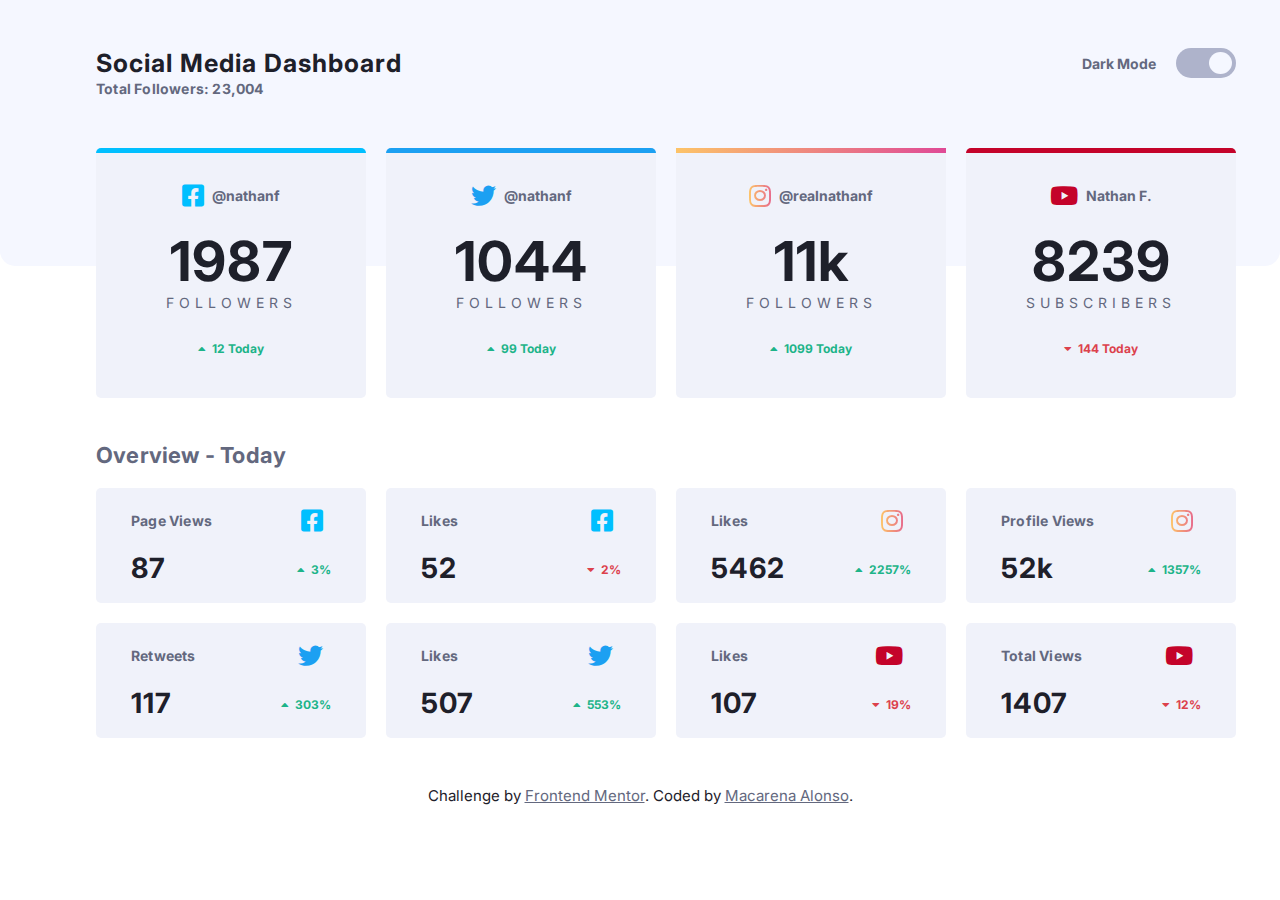
<file: index.html>
<!DOCTYPE html>
<html lang="en">
<head>
  <meta charset="UTF-8">
  <meta name="viewport" content="width=device-width,initial-scale=1">
  <link rel="stylesheet" type="text/css" href="styles.css">
  <link href="https://fonts.googleapis.com/css2?family=Inter:wght@400;700&display=swap" rel="stylesheet">
  <link rel="stylesheet" href="https://use.fontawesome.com/releases/v5.6.3/css/all.css">
  <!--<link rel="icon" type="image/png" sizes="32x32" href="./images/favicon-32x32.png">-->
  
  <title>Frontend Mentor | [Social media dashboard with theme switcher]</title>
</head>

<body>
    <main class="container">

        <h1 >Social Media Dashboard</h1>
        <p class="sub-header">Total Followers: 23,004</p>
        <div class="theme-switch-wrapper">
            <p>Dark Mode</p>
            <label class="theme-switch" for="checkbox">
                <input type="checkbox" id="checkbox" />
                <div class="slider round"></div>
          </label>
        </div>

    <div class="cards">
       <article class="facebook">
            <div class="profile">
                <i class="fab fa-facebook-square"></i>
                <span>@nathanf</span>
            </div>
            <p class="number">1987</p>
            <p class="follower">Followers</p>
            <div class="today">
                <i class="fas fa-caret-up"></i>
                <span> 12 Today</span>
            </div>
       </article>


        <article class="twitter">
            <div class="profile">
                <i class="fab fa-twitter"></i>
                <span>@nathanf</span>
            </div>
            <p class="number">1044</p>
            <p class="follower">Followers</p>
            <div class="today">
                <i class="fas fa-caret-up"></i>
                <span> 99 Today</span>
            </div>
        </article>
        
        <article class="instagram">
            <div class="profile">
                <i class="fab fa-instagram"></i>
                <span>@realnathanf</span>
            </div>
            <p class="number">11k</p>
            <p class="follower">Followers</p>
            <div class="today">
                <i class="fas fa-caret-up"></i>
                <span> 1099 Today</span>
            </div>
        </article>

        <article class="youtube">
            <div class="profile">
                <i class="fab fa-youtube"></i>
                <span>Nathan F.</span>
            </div>
            <p class="number">8239</p>
            <p class="follower">Subscribers</p>
            <div class="today">
                <i class="fas fa-caret-down"></i>
                <span> 144 Today</span>
            </div>
        </article>
    </div>
 
    <h2>Overview - Today</h2>

    <aside class="cardsOverview">
        <article class="smallCard-fa">
            <div class="cardTop">
            <p class="cardHeading">Page Views</p>
            <i class="fab fa-facebook-square"></i>
            </div>
            <div class="cardBottom">
            <p class="cardNumber">87</p>
            <div class="upDown">
                <i class="fas fa-caret-up"></i>
                <span> 3%</span>
            </div>
            </div>
        </article>

        <article class="smallCard-fa2">
            <div class="cardTop">
            <p class="cardHeading">Likes</p>
            <i class="fab fa-facebook-square"></i>
            </div>
            <div class="cardBottom">
            <p class="cardNumber">52</p>
            <div class="upDown">
                <i class="fas fa-caret-down"></i>
                <span> 2%</span>
            </div>
            </div>
        </article>

        <article class="smallCard-inst">
            <div class="cardTop">
            <p class="cardHeading">Likes</p>
            <i class="fab fa-instagram"></i>
            </div>
            <div class="cardBottom">
            <p class="cardNumber">5462</p>
            <div class="upDown">
                <i class="fas fa-caret-up"></i>
                <span> 2257%</span>
            </div>
            </div>
        </article>

        <article class="smallCard-inst2">
            <div class="cardTop">
            <p class="cardHeading">Profile Views</p>
            <i class="fab fa-instagram"></i>
            </div>
            <div class="cardBottom">
            <p class="cardNumber">52k</p>
            <div class="upDown">
                <i class="fas fa-caret-up"></i>
                <span> 1357%</span>
            </div>
            </div>
        </article>

        <article class="smallCard-tw">
            <div class="cardTop">
            <p class="cardHeading">Retweets</p>
            <i class="fab fa-twitter"></i>
            </div>
            <div class="cardBottom">
            <p class="cardNumber">117</p>
            <div class="upDown">
                <i class="fas fa-caret-up"></i>
                <span> 303%</span>
            </div>
            </div>
        </article>

        <article class="smallCard-tw2">
            <div class="cardTop">
            <p class="cardHeading">Likes</p>
            <i class="fab fa-twitter"></i>
            </div>
            <div class="cardBottom">
            <p class="cardNumber">507</p>
            <div class="upDown">
                <i class="fas fa-caret-up"></i>
                <span> 553%</span>
            </div>
            </div>
        </article>

        <article class="smallCard-yt">
            <div class="cardTop">
            <p class="cardHeading">Likes</p>
            <i class="fab fa-youtube"></i>
            </div>
            <div class="cardBottom">
            <p class="cardNumber">107</p>
            <div class="upDown">
                <i class="fas fa-caret-down"></i>
                <span> 19%</span>
            </div>
            </div>
        </article>

        <article class="smallCard-yt2">
            <div class="cardTop">
            <p class="cardHeading">Total Views</p>
            <i class="fab fa-youtube"></i>
            </div>
            <div class="cardBottom">
            <p class="cardNumber">1407</p>
            <div class="upDown">
                <i class="fas fa-caret-down"></i>
                <span> 12%</span>
            </div>
            </div>
        </article>

</main>

<div class="attribution">
    Challenge by <a href="https://www.frontendmentor.io?ref=challenge" target="_blank"> Frontend Mentor</a>.
    Coded by  <a href="https://alonsomacarena.github.io/Social-media-dashboard-with-theme-switcher/"> Macarena Alonso</a>.
  </div>

<script>   
const toggleSwitch = document.querySelector('.theme-switch input[type="checkbox"]');

function switchTheme(e) {
    if (e.target.checked) {
        document.documentElement.setAttribute('data-theme', 'dark');
    }
    else {
        document.documentElement.setAttribute('data-theme', 'light');
    }    
}

toggleSwitch.addEventListener('change', switchTheme, false);

</script>  

</body>
</html>
</file>
<file: styles.css>
* {
  margin: 0;
  padding: 0; }

:root {
  --color-facebook: hsl(195, 100%, 50%);
  --color-twitter:hsl(203, 89%, 53%);
  --color-instagram: linear-gradient(to right, #FDC468, #DF4996);
  --color-youtube: hsl(348, 97%, 39%);
  --color-up:hsl(163, 72%, 41%);
  --color-down: hsl(356, 69%, 56%);
  --bg-card:hsl(227, 47%, 96%);
  --bg-body: hsl(0%, 0%, 100%);
  --bg-body-top: hsl(225, 100%, 98%);
  --bg-hover:hsl(180, 2%, 89%);
  --main-text:hsl(230, 17%, 14%);
  --subtext: hsl(228, 12%, 44%);
  --toggler:hsl(230, 22%, 74%);
  --mode-overview-text:hsl(228, 12%, 44%); }

[data-theme="dark"] {
  --color-facebook: hsl(195, 100%, 50%);
  --color-twitter:hsl(203, 89%, 53%);
  --color-instagram: linear-gradient(to right, #FDC468, #DF4996);
  --color-youtube: hsl(348, 97%, 39%);
  --color-up:hsl(163, 72%, 41%);
  --color-down: hsl(356, 69%, 56%);
  --subtext: hsl(228, 34%, 66%);
  --bg-card:hsl(228, 28%, 20%);
  --bg-body: hsl(230, 17%, 14%);
  --bg-body-top: hsl(232, 19%, 15%);
  --bg-hover:hsl(228, 27%, 33%);
  --main-text: white;
  --toggler: linear-gradient(to right, rgb(55, 142, 230), rgb(62, 218, 129));
  --mode-overview-text:white; }

body {
  background-color: var(--bg-body);
  position: relative;
  font-family: 'Inter', sans-serif;
  margin: 0; }

body:before {
  margin: 0;
  content: "";
  position: absolute;
  top: 0;
  bottom: 67%;
  left: 0;
  right: 0;
  background: var(--bg-body-top);
  border-bottom-left-radius: 15px;
  border-bottom-right-radius: 15px;
  z-index: -1; }

.container {
  box-sizing: border-box;
  display: grid;
  grid-template-columns: repeat(4, 270px);
  grid-template-rows: 80px 250px 50px 250px;
  grid-gap: 20px;
  padding: 3em 6em;
  max-width: 1200px; }
  .container h1 {
    color: var(--main-text);
    font-size: 25px;
    font-weight: 700;
    letter-spacing: 1px;
    grid-column: 1 / span 3;
    grid-row: 1;
    justify-self: start;
    align-self: flex-start; }
  .container .sub-header {
    color: var(--subtext);
    font-size: 14px;
    font-weight: 700;
    grid-column: 1;
    grid-row: 1;
    justify-self: start;
    align-self: center;
    letter-spacing: 0.2px; }
  .container .theme-switch-wrapper {
    grid-column: 4;
    grid-row: 1;
    justify-self: end;
    align-self: baseline;
    color: var(--mode-overview-text);
    display: flex;
    flex-flow: row;
    justify-content: center; }
    .container .theme-switch-wrapper p {
      padding-right: 10px;
      font-weight: 700;
      font-size: 14px;
      align-self: center; }
  .container .theme-switch {
    padding-bottom: 10px;
    margin-left: 10px;
    background-image: var(--toggler);
    border-radius: 62em;
    border: none;
    outline: none;
    display: inline-block;
    height: 20px;
    position: relative;
    width: 60px; }
  .container .theme-switch input {
    display: none; }
  .container .slider {
    background-color: var(--toggler);
    bottom: 0;
    cursor: pointer;
    left: 0;
    position: absolute;
    right: 0;
    top: 0;
    transition: .4s; }
  .container .slider:before {
    background-color: var(--bg-body-top);
    bottom: 4px;
    content: "";
    height: 22px;
    right: 4px;
    position: absolute;
    transition: .4s;
    width: 23px; }
  .container input:checked + .slider {
    background-color: var(--toggler); }
  .container input:checked + .slider:before {
    transform: translateX(-26px); }
  .container .slider.round {
    border-radius: 34px; }
  .container .slider.round:before {
    border-radius: 50%; }
  .container .cards {
    grid-column: 1 / span 4;
    grid-row: 2;
    justify-self: start;
    align-self: flex-start;
    display: grid;
    grid-template-columns: repeat(4, 270px);
    grid-row: 250px;
    grid-gap: 20px; }
    .container .cards .facebook {
      grid-column: 1;
      box-sizing: border-box;
      height: 250px;
      border-radius: 5px;
      padding: 30px 50px;
      background-color: var(--bg-card);
      width: 270px;
      border-top: 5px solid var(--color-facebook); }
      .container .cards .facebook .profile {
        display: flex;
        flex-flow: row nowrap;
        justify-content: center;
        align-items: center; }
        .container .cards .facebook .profile i {
          color: var(--color-facebook);
          font-size: 25px;
          padding-right: 8px; }
        .container .cards .facebook .profile span {
          color: var(--subtext);
          font-size: 14px;
          font-weight: 700; }
      .container .cards .facebook .number {
        font-size: 55px;
        font-weight: 700;
        letter-spacing: 1px;
        text-align: center;
        padding-top: 20px;
        color: var(--main-text); }
      .container .cards .facebook .follower {
        color: var(--subtext);
        font-size: 14px;
        text-transform: uppercase;
        font-weight: 400;
        letter-spacing: 5px;
        text-align: center; }
      .container .cards .facebook .today {
        display: flex;
        flex-flow: row nowrap;
        justify-content: center;
        align-items: center;
        padding-top: 30px; }
        .container .cards .facebook .today i {
          color: var(--color-up);
          font-size: 12px;
          padding-right: 6px; }
        .container .cards .facebook .today span {
          color: var(--color-up);
          font-size: 12px;
          font-weight: 700; }
    .container .cards .twitter {
      grid-column: 2;
      box-sizing: border-box;
      height: 250px;
      border-radius: 5px;
      padding: 30px 50px;
      background-color: var(--bg-card);
      border-top: 5px solid var(--color-twitter); }
      .container .cards .twitter .profile {
        display: flex;
        flex-flow: row nowrap;
        justify-content: center;
        align-items: center; }
        .container .cards .twitter .profile i {
          color: var(--color-twitter);
          font-size: 25px;
          padding-right: 8px; }
        .container .cards .twitter .profile span {
          color: var(--subtext);
          font-size: 14px;
          font-weight: 700; }
      .container .cards .twitter .number {
        font-size: 55px;
        font-weight: 700;
        letter-spacing: 1px;
        text-align: center;
        padding-top: 20px;
        color: var(--main-text);
        color: var(--main-text); }
      .container .cards .twitter .follower {
        color: var(--subtext);
        font-size: 14px;
        text-transform: uppercase;
        font-weight: 400;
        letter-spacing: 5px;
        text-align: center; }
      .container .cards .twitter .today {
        display: flex;
        flex-flow: row nowrap;
        justify-content: center;
        align-items: center;
        padding-top: 30px; }
        .container .cards .twitter .today i {
          color: var(--color-up);
          font-size: 12px;
          padding-right: 6px; }
        .container .cards .twitter .today span {
          color: var(--color-up);
          font-size: 12px;
          font-weight: 700; }
    .container .cards .instagram {
      grid-column: 3;
      box-sizing: border-box;
      height: 250px;
      border-radius: 5px;
      padding: 30px 50px;
      background-color: var(--bg-card);
      border-top: 5px solid;
      border-image: var(--color-instagram);
      border-image-slice: 1; }
      .container .cards .instagram .profile {
        display: flex;
        flex-flow: row nowrap;
        justify-content: center;
        align-items: center; }
        .container .cards .instagram .profile i {
          color: #DF4996;
          background: var(--color-instagram);
          -webkit-background-clip: text;
          -moz-background-clip: text;
          -webkit-text-fill-color: transparent;
          -moz-text-fill-color: transparent;
          font-size: 25px;
          padding-right: 8px; }
        .container .cards .instagram .profile span {
          color: var(--subtext);
          font-size: 14px;
          font-weight: 700; }
      .container .cards .instagram .number {
        font-size: 55px;
        font-weight: 700;
        letter-spacing: 1px;
        text-align: center;
        padding-top: 20px;
        color: var(--main-text);
        color: var(--main-text); }
      .container .cards .instagram .follower {
        color: var(--subtext);
        font-size: 14px;
        text-transform: uppercase;
        font-weight: 400;
        letter-spacing: 5px;
        text-align: center; }
      .container .cards .instagram .today {
        display: flex;
        flex-flow: row nowrap;
        justify-content: center;
        align-items: center;
        padding-top: 30px; }
        .container .cards .instagram .today i {
          color: var(--color-up);
          font-size: 12px;
          padding-right: 6px; }
        .container .cards .instagram .today span {
          color: var(--color-up);
          font-size: 12px;
          font-weight: 700; }
    .container .cards .youtube {
      grid-column: 4;
      box-sizing: border-box;
      height: 250px;
      border-radius: 5px;
      padding: 30px 50px;
      background-color: var(--bg-card);
      border-top: 5px solid var(--color-youtube); }
      .container .cards .youtube .profile {
        display: flex;
        flex-flow: row nowrap;
        justify-content: center;
        align-items: center; }
        .container .cards .youtube .profile i {
          color: var(--color-youtube);
          font-size: 25px;
          padding-right: 8px; }
        .container .cards .youtube .profile span {
          color: var(--subtext);
          font-size: 14px;
          font-weight: 700; }
      .container .cards .youtube .number {
        font-size: 55px;
        font-weight: 700;
        letter-spacing: 1px;
        text-align: center;
        padding-top: 20px;
        color: var(--main-text);
        color: var(--main-text); }
      .container .cards .youtube .follower {
        color: var(--subtext);
        font-size: 14px;
        text-transform: uppercase;
        font-weight: 400;
        letter-spacing: 5px;
        text-align: center; }
      .container .cards .youtube .today {
        display: flex;
        flex-flow: row nowrap;
        justify-content: center;
        align-items: center;
        padding-top: 30px; }
        .container .cards .youtube .today i {
          color: var(--color-down);
          font-size: 12px;
          padding-right: 6px; }
        .container .cards .youtube .today span {
          color: var(--color-down);
          font-size: 12px;
          font-weight: 700; }
  .container h2 {
    color: var(--mode-overview-text);
    font-size: 22px;
    font-weight: 700;
    grid-column: 1;
    grid-row: 3;
    justify-self: start;
    align-self: flex-end;
    padding-top: 15px;
    letter-spacing: 0.2px; }
  .container .cardsOverview {
    grid-column: 1 / span 4;
    grid-row: 4;
    justify-self: start;
    align-self: flex-start;
    display: grid;
    grid-template-columns: repeat(4, 270px);
    grid-template-rows: repeat(2, 115px);
    grid-gap: 20px; }
    .container .cardsOverview .smallCard-fa {
      grid-column: 1;
      grid-row: 1;
      width: 270px;
      box-sizing: border-box;
      background-color: var(--bg-card);
      height: 115px;
      border-radius: 5px;
      padding: 20px 35px; }
      .container .cardsOverview .smallCard-fa .cardTop {
        display: flex;
        flex-flow: row nowrap;
        justify-content: space-between;
        align-items: center; }
        .container .cardsOverview .smallCard-fa .cardTop .cardHeading {
          color: var(--subtext);
          font-size: 14px;
          font-weight: 700;
          justify-self: start;
          align-self: center;
          letter-spacing: 0.2px;
          grid-column: 1;
          grid-row: 1; }
        .container .cardsOverview .smallCard-fa .cardTop i {
          color: var(--color-facebook);
          font-size: 25px;
          padding-right: 8px; }
      .container .cardsOverview .smallCard-fa .cardBottom {
        display: flex;
        flex-flow: row nowrap;
        justify-content: space-between;
        align-items: center;
        padding-top: 18px; }
        .container .cardsOverview .smallCard-fa .cardBottom .cardNumber {
          color: var(--main-text);
          font-size: 28px;
          font-weight: 700;
          letter-spacing: 1px;
          text-align: left; }
        .container .cardsOverview .smallCard-fa .cardBottom .upDown {
          display: flex;
          flex-flow: row nowrap;
          justify-content: center;
          align-items: center;
          padding-top: 3px; }
          .container .cardsOverview .smallCard-fa .cardBottom .upDown i {
            color: var(--color-up);
            font-size: 12px;
            padding-right: 6px; }
          .container .cardsOverview .smallCard-fa .cardBottom .upDown span {
            color: var(--color-up);
            font-size: 12px;
            font-weight: 700; }
    .container .cardsOverview .smallCard-fa2 {
      grid-column: 2;
      grid-row: 1;
      box-sizing: border-box;
      background-color: var(--bg-card);
      height: 115px;
      border-radius: 5px;
      padding: 20px 35px; }
      .container .cardsOverview .smallCard-fa2 .cardTop {
        display: flex;
        flex-flow: row nowrap;
        justify-content: space-between;
        align-items: center; }
        .container .cardsOverview .smallCard-fa2 .cardTop .cardHeading {
          color: var(--subtext);
          font-size: 14px;
          font-weight: 700;
          justify-self: start;
          align-self: center;
          letter-spacing: 0.2px; }
        .container .cardsOverview .smallCard-fa2 .cardTop i {
          color: var(--color-facebook);
          font-size: 25px;
          padding-right: 8px; }
      .container .cardsOverview .smallCard-fa2 .cardBottom {
        display: flex;
        flex-flow: row nowrap;
        justify-content: space-between;
        align-items: center;
        padding-top: 18px; }
        .container .cardsOverview .smallCard-fa2 .cardBottom .cardNumber {
          color: var(--main-text);
          font-size: 28px;
          font-weight: 700;
          letter-spacing: 1px;
          text-align: left; }
        .container .cardsOverview .smallCard-fa2 .cardBottom .upDown {
          display: flex;
          flex-flow: row nowrap;
          justify-content: center;
          align-items: center;
          padding-top: 3px; }
          .container .cardsOverview .smallCard-fa2 .cardBottom .upDown i {
            color: var(--color-down);
            font-size: 12px;
            padding-right: 6px; }
          .container .cardsOverview .smallCard-fa2 .cardBottom .upDown span {
            color: var(--color-down);
            font-size: 12px;
            font-weight: 700; }
    .container .cardsOverview .smallCard-inst {
      grid-column: 3;
      grid-row: 1;
      box-sizing: border-box;
      background-color: var(--bg-card);
      height: 115px;
      border-radius: 5px;
      padding: 20px 35px; }
      .container .cardsOverview .smallCard-inst .cardTop {
        display: flex;
        flex-flow: row nowrap;
        justify-content: space-between;
        align-items: center; }
        .container .cardsOverview .smallCard-inst .cardTop .cardHeading {
          color: var(--subtext);
          font-size: 14px;
          font-weight: 700;
          justify-self: start;
          align-self: center;
          letter-spacing: 0.2px; }
        .container .cardsOverview .smallCard-inst .cardTop i {
          font-size: 25px;
          padding-right: 8px;
          color: #DF4996;
          background: var(--color-instagram);
          -webkit-background-clip: text;
          -moz-background-clip: text;
          -webkit-text-fill-color: transparent;
          -moz-text-fill-color: transparent; }
      .container .cardsOverview .smallCard-inst .cardBottom {
        display: flex;
        flex-flow: row nowrap;
        justify-content: space-between;
        align-items: center;
        padding-top: 18px; }
        .container .cardsOverview .smallCard-inst .cardBottom .cardNumber {
          color: var(--main-text);
          font-size: 28px;
          font-weight: 700;
          letter-spacing: 1px;
          text-align: left; }
        .container .cardsOverview .smallCard-inst .cardBottom .upDown {
          display: flex;
          flex-flow: row nowrap;
          justify-content: center;
          align-items: center;
          padding-top: 3px; }
          .container .cardsOverview .smallCard-inst .cardBottom .upDown i {
            color: var(--color-up);
            font-size: 12px;
            padding-right: 6px; }
          .container .cardsOverview .smallCard-inst .cardBottom .upDown span {
            color: var(--color-up);
            font-size: 12px;
            font-weight: 700; }
    .container .cardsOverview .smallCard-inst2 {
      grid-column: 4;
      grid-row: 1;
      box-sizing: border-box;
      background-color: var(--bg-card);
      height: 115px;
      border-radius: 5px;
      padding: 20px 35px; }
      .container .cardsOverview .smallCard-inst2 .cardTop {
        display: flex;
        flex-flow: row nowrap;
        justify-content: space-between;
        align-items: center; }
        .container .cardsOverview .smallCard-inst2 .cardTop .cardHeading {
          color: var(--subtext);
          font-size: 14px;
          font-weight: 700;
          justify-self: start;
          align-self: center;
          letter-spacing: 0.2px; }
        .container .cardsOverview .smallCard-inst2 .cardTop i {
          font-size: 25px;
          padding-right: 8px;
          color: #DF4996;
          background: var(--color-instagram);
          -webkit-background-clip: text;
          -moz-background-clip: text;
          -webkit-text-fill-color: transparent;
          -moz-text-fill-color: transparent; }
      .container .cardsOverview .smallCard-inst2 .cardBottom {
        display: flex;
        flex-flow: row nowrap;
        justify-content: space-between;
        align-items: center;
        padding-top: 18px; }
        .container .cardsOverview .smallCard-inst2 .cardBottom .cardNumber {
          color: var(--main-text);
          font-size: 28px;
          font-weight: 700;
          letter-spacing: 1px;
          text-align: left; }
        .container .cardsOverview .smallCard-inst2 .cardBottom .upDown {
          display: flex;
          flex-flow: row nowrap;
          justify-content: center;
          align-items: center;
          padding-top: 3px; }
          .container .cardsOverview .smallCard-inst2 .cardBottom .upDown i {
            color: var(--color-up);
            font-size: 12px;
            padding-right: 6px; }
          .container .cardsOverview .smallCard-inst2 .cardBottom .upDown span {
            color: var(--color-up);
            font-size: 12px;
            font-weight: 700; }
    .container .cardsOverview .smallCard-tw {
      grid-column: 1;
      grid-row: 2;
      box-sizing: border-box;
      background-color: var(--bg-card);
      height: 115px;
      border-radius: 5px;
      padding: 20px 35px; }
      .container .cardsOverview .smallCard-tw .cardTop {
        display: flex;
        flex-flow: row nowrap;
        justify-content: space-between;
        align-items: center; }
        .container .cardsOverview .smallCard-tw .cardTop .cardHeading {
          color: var(--subtext);
          font-size: 14px;
          font-weight: 700;
          justify-self: start;
          align-self: center;
          letter-spacing: 0.2px; }
        .container .cardsOverview .smallCard-tw .cardTop i {
          color: var(--color-twitter);
          font-size: 25px;
          padding-right: 8px; }
      .container .cardsOverview .smallCard-tw .cardBottom {
        display: flex;
        flex-flow: row nowrap;
        justify-content: space-between;
        align-items: center;
        padding-top: 18px; }
        .container .cardsOverview .smallCard-tw .cardBottom .cardNumber {
          color: var(--main-text);
          font-size: 28px;
          font-weight: 700;
          letter-spacing: 1px;
          text-align: left; }
        .container .cardsOverview .smallCard-tw .cardBottom .upDown {
          display: flex;
          flex-flow: row nowrap;
          justify-content: center;
          align-items: center;
          padding-top: 3px; }
          .container .cardsOverview .smallCard-tw .cardBottom .upDown i {
            color: var(--color-up);
            font-size: 12px;
            padding-right: 6px; }
          .container .cardsOverview .smallCard-tw .cardBottom .upDown span {
            color: var(--color-up);
            font-size: 12px;
            font-weight: 700; }
    .container .cardsOverview .smallCard-tw2 {
      grid-column: 2;
      grid-row: 2;
      box-sizing: border-box;
      background-color: var(--bg-card);
      height: 115px;
      border-radius: 5px;
      padding: 20px 35px; }
      .container .cardsOverview .smallCard-tw2 .cardTop {
        display: flex;
        flex-flow: row nowrap;
        justify-content: space-between;
        align-items: center; }
        .container .cardsOverview .smallCard-tw2 .cardTop .cardHeading {
          color: var(--subtext);
          font-size: 14px;
          font-weight: 700;
          justify-self: start;
          align-self: center;
          letter-spacing: 0.2px; }
        .container .cardsOverview .smallCard-tw2 .cardTop i {
          color: var(--color-twitter);
          font-size: 25px;
          padding-right: 8px; }
      .container .cardsOverview .smallCard-tw2 .cardBottom {
        display: flex;
        flex-flow: row nowrap;
        justify-content: space-between;
        align-items: center;
        padding-top: 18px; }
        .container .cardsOverview .smallCard-tw2 .cardBottom .cardNumber {
          color: var(--main-text);
          font-size: 28px;
          font-weight: 700;
          letter-spacing: 1px;
          text-align: left; }
        .container .cardsOverview .smallCard-tw2 .cardBottom .upDown {
          display: flex;
          flex-flow: row nowrap;
          justify-content: center;
          align-items: center;
          padding-top: 3px; }
          .container .cardsOverview .smallCard-tw2 .cardBottom .upDown i {
            color: var(--color-up);
            font-size: 12px;
            padding-right: 6px; }
          .container .cardsOverview .smallCard-tw2 .cardBottom .upDown span {
            color: var(--color-up);
            font-size: 12px;
            font-weight: 700; }
    .container .cardsOverview .smallCard-yt {
      grid-column: 3;
      grid-row: 2;
      box-sizing: border-box;
      background-color: var(--bg-card);
      height: 115px;
      border-radius: 5px;
      padding: 20px 35px; }
      .container .cardsOverview .smallCard-yt .cardTop {
        display: flex;
        flex-flow: row nowrap;
        justify-content: space-between;
        align-items: center; }
        .container .cardsOverview .smallCard-yt .cardTop .cardHeading {
          color: var(--subtext);
          font-size: 14px;
          font-weight: 700;
          justify-self: start;
          align-self: center;
          letter-spacing: 0.2px; }
        .container .cardsOverview .smallCard-yt .cardTop i {
          color: var(--color-youtube);
          font-size: 25px;
          padding-right: 8px; }
      .container .cardsOverview .smallCard-yt .cardBottom {
        display: flex;
        flex-flow: row nowrap;
        justify-content: space-between;
        align-items: center;
        padding-top: 18px; }
        .container .cardsOverview .smallCard-yt .cardBottom .cardNumber {
          color: var(--main-text);
          font-size: 28px;
          font-weight: 700;
          letter-spacing: 1px;
          text-align: left; }
        .container .cardsOverview .smallCard-yt .cardBottom .upDown {
          display: flex;
          flex-flow: row nowrap;
          justify-content: center;
          align-items: center;
          padding-top: 3px; }
          .container .cardsOverview .smallCard-yt .cardBottom .upDown i {
            color: var(--color-down);
            font-size: 12px;
            padding-right: 6px; }
          .container .cardsOverview .smallCard-yt .cardBottom .upDown span {
            color: var(--color-down);
            font-size: 12px;
            font-weight: 700; }
    .container .cardsOverview .smallCard-yt2 {
      grid-column: 4;
      grid-row: 2;
      box-sizing: border-box;
      background-color: var(--bg-card);
      height: 115px;
      border-radius: 5px;
      padding: 20px 35px; }
      .container .cardsOverview .smallCard-yt2 .cardTop {
        display: flex;
        flex-flow: row nowrap;
        justify-content: space-between;
        align-items: center; }
        .container .cardsOverview .smallCard-yt2 .cardTop .cardHeading {
          color: var(--subtext);
          font-size: 14px;
          font-weight: 700;
          justify-self: start;
          align-self: center;
          letter-spacing: 0.2px; }
        .container .cardsOverview .smallCard-yt2 .cardTop i {
          color: var(--color-youtube);
          font-size: 25px;
          padding-right: 8px; }
      .container .cardsOverview .smallCard-yt2 .cardBottom {
        display: flex;
        flex-flow: row nowrap;
        justify-content: space-between;
        align-items: center;
        padding-top: 18px; }
        .container .cardsOverview .smallCard-yt2 .cardBottom .cardNumber {
          color: var(--main-text);
          font-size: 28px;
          font-weight: 700;
          letter-spacing: 1px;
          text-align: left; }
        .container .cardsOverview .smallCard-yt2 .cardBottom .upDown {
          display: flex;
          flex-flow: row nowrap;
          justify-content: center;
          align-items: center;
          padding-top: 3px; }
          .container .cardsOverview .smallCard-yt2 .cardBottom .upDown i {
            color: var(--color-down);
            font-size: 12px;
            padding-right: 6px; }
          .container .cardsOverview .smallCard-yt2 .cardBottom .upDown span {
            color: var(--color-down);
            font-size: 12px;
            font-weight: 700; }
  .container .facebook:hover {
    background-color: var(--bg-hover);
    cursor: pointer; }
  .container .twitter:hover {
    background-color: var(--bg-hover);
    cursor: pointer; }
  .container .instagram:hover {
    background-color: var(--bg-hover);
    cursor: pointer; }
  .container .youtube:hover {
    background-color: var(--bg-hover);
    cursor: pointer; }
  .container .smallCard-fa:hover {
    background-color: var(--bg-hover);
    cursor: pointer; }
  .container .smallCard-fa2:hover {
    background-color: var(--bg-hover);
    cursor: pointer; }
  .container .smallCard-inst:hover {
    background-color: var(--bg-hover);
    cursor: pointer; }
  .container .smallCard-inst2:hover {
    background-color: var(--bg-hover);
    cursor: pointer; }
  .container .smallCard-tw:hover {
    background-color: var(--bg-hover);
    cursor: pointer; }
  .container .smallCard-tw2:hover {
    background-color: var(--bg-hover);
    cursor: pointer; }
  .container .smallCard-yt:hover {
    background-color: var(--bg-hover);
    cursor: pointer; }
  .container .smallCard-yt2:hover {
    background-color: var(--bg-hover);
    cursor: pointer; }

.attribution {
  color: var(--main-text);
  font-size: 15px;
  text-align: center;
  color: var(--main-text); }
  .attribution a {
    color: var(--subtext); }

@media (min-width: 320px) and (max-width: 767px) {
  body:before {
    bottom: 92.5%; }

  .container {
    grid-template-columns: 320px;
    grid-template-rows: 100px repeat(4, 250px) 50px 1060px;
    padding: 2em 1.7em;
    max-width: 350px; }
    .container .sub-header {
      padding-bottom: 25px; }
    .container .theme-switch-wrapper {
      grid-column: 1;
      grid-row: 1;
      justify-self: stretch;
      align-self: flex-end;
      border-top: 0.5px solid var(--subtext); }
      .container .theme-switch-wrapper p {
        padding-right: 170px;
        margin-top: 10px;
        color: var(--subtext); }
    .container .theme-switch {
      margin-top: 10px; }
    .container .cards {
      grid-column: 1;
      grid-row: 2 / span 5;
      grid-template-columns: 320px;
      grid-template-rows: repeat(4, 250px); }
      .container .cards .facebook {
        grid-column: 1;
        grid-row: 1;
        width: 320px;
        height: 250px; }
      .container .cards .twitter {
        grid-column: 1;
        grid-row: 2;
        width: 320px;
        height: 250px; }
      .container .cards .instagram {
        grid-column: 1;
        grid-row: 3;
        width: 320px;
        height: 250px;
        box-sizing: border-box;
        height: 250px;
        border-radius: 5px;
        padding: 30px 50px;
        background-color: var(--bg-card);
        border-top: 5px solid;
        border-image: var(--color-instagram);
        border-image-slice: 1; }
      .container .cards .youtube {
        grid-column: 1;
        grid-row: 4;
        width: 320px;
        height: 250px; }
    .container h2 {
      font-size: 25px;
      grid-column: 1;
      grid-row: 6; }
    .container .cardsOverview {
      grid-column: 1;
      grid-row: 7;
      grid-template-columns: 320px;
      grid-template-rows: repeat(8, 115px); }
      .container .cardsOverview .smallCard-fa {
        grid-column: 1;
        grid-row: 1;
        width: 320px; }
      .container .cardsOverview .smallCard-fa2 {
        grid-column: 1;
        grid-row: 2;
        width: 320px; }
      .container .cardsOverview .smallCard-inst {
        grid-column: 1;
        grid-row: 3;
        width: 320px; }
      .container .cardsOverview .smallCard-inst2 {
        grid-column: 1;
        grid-row: 4;
        width: 320px; }
      .container .cardsOverview .smallCard-tw {
        grid-column: 1;
        grid-row: 5;
        width: 320px; }
      .container .cardsOverview .smallCard-tw2 {
        grid-column: 1;
        grid-row: 6;
        width: 320px; }
      .container .cardsOverview .smallCard-yt {
        grid-column: 1;
        grid-row: 7;
        width: 320px; }
      .container .cardsOverview .smallCard-yt2 {
        grid-column: 1;
        grid-row: 8;
        width: 320px; } }
</file>
